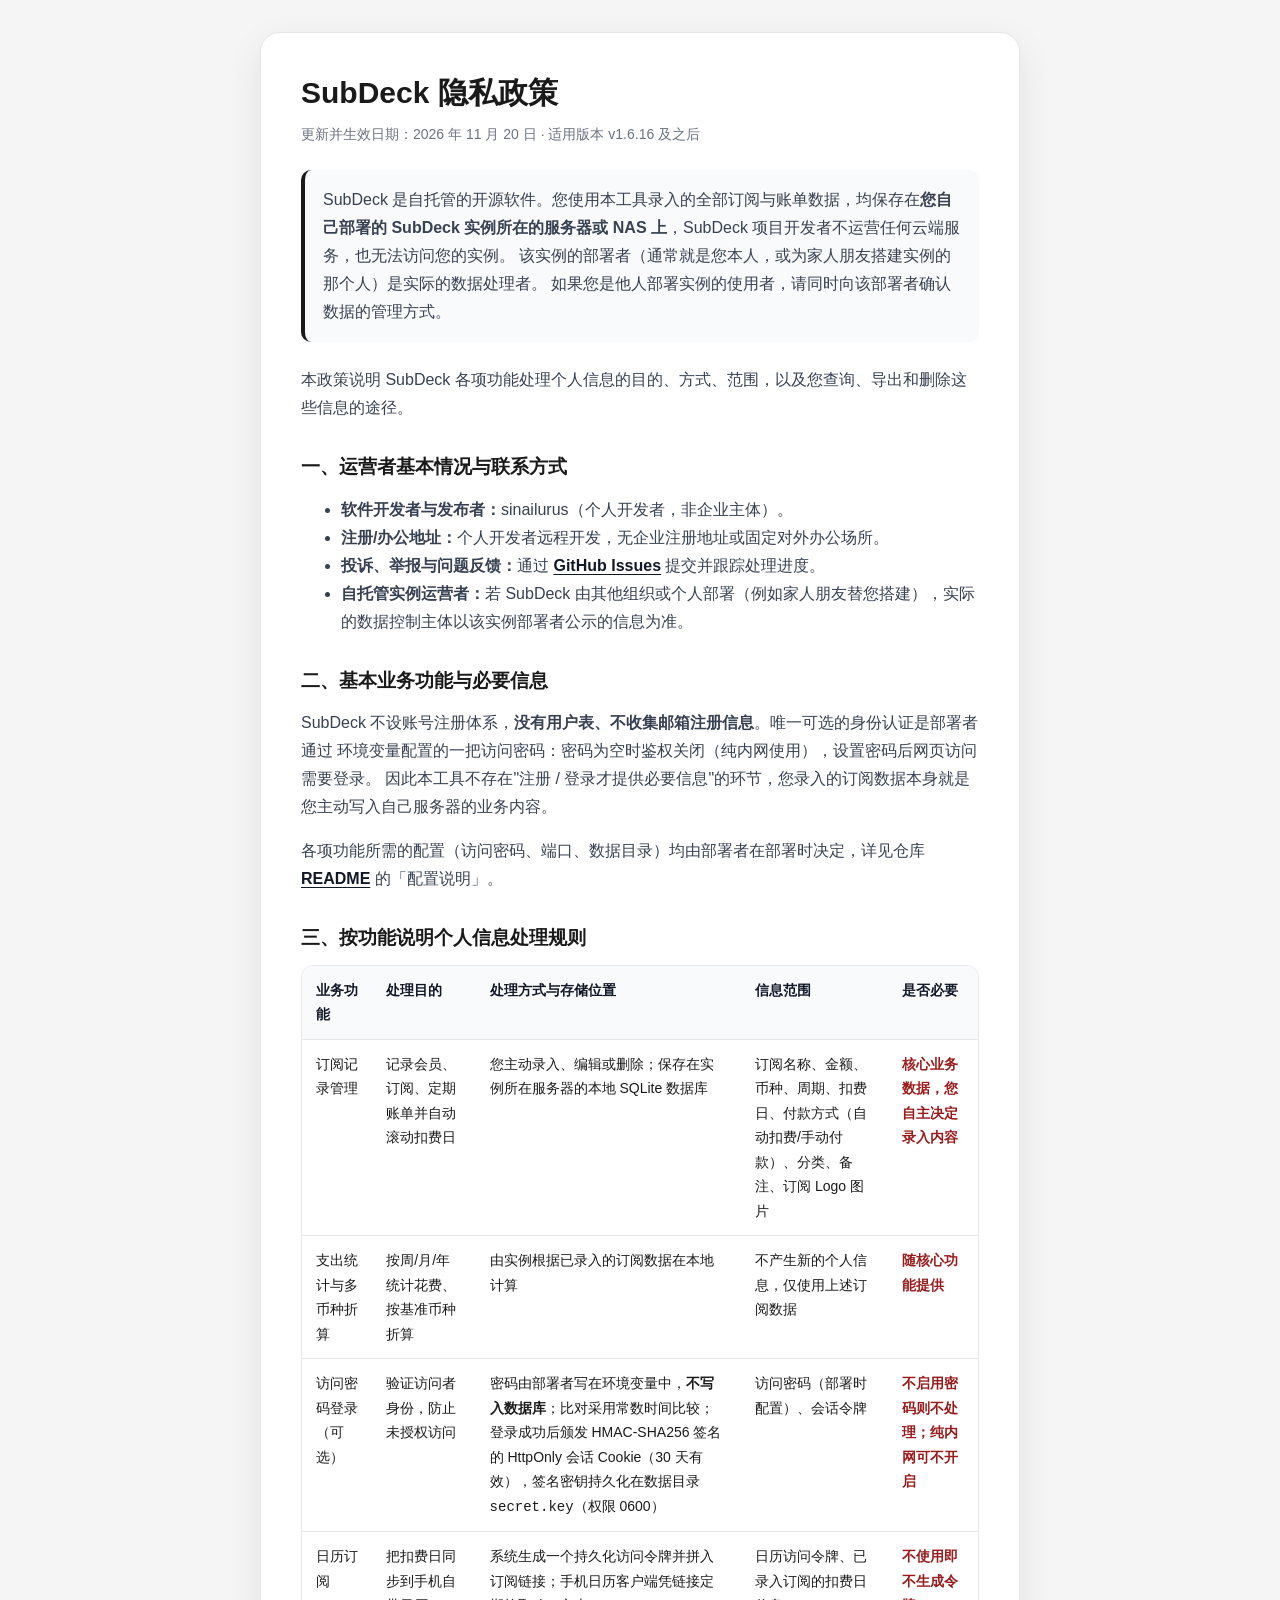
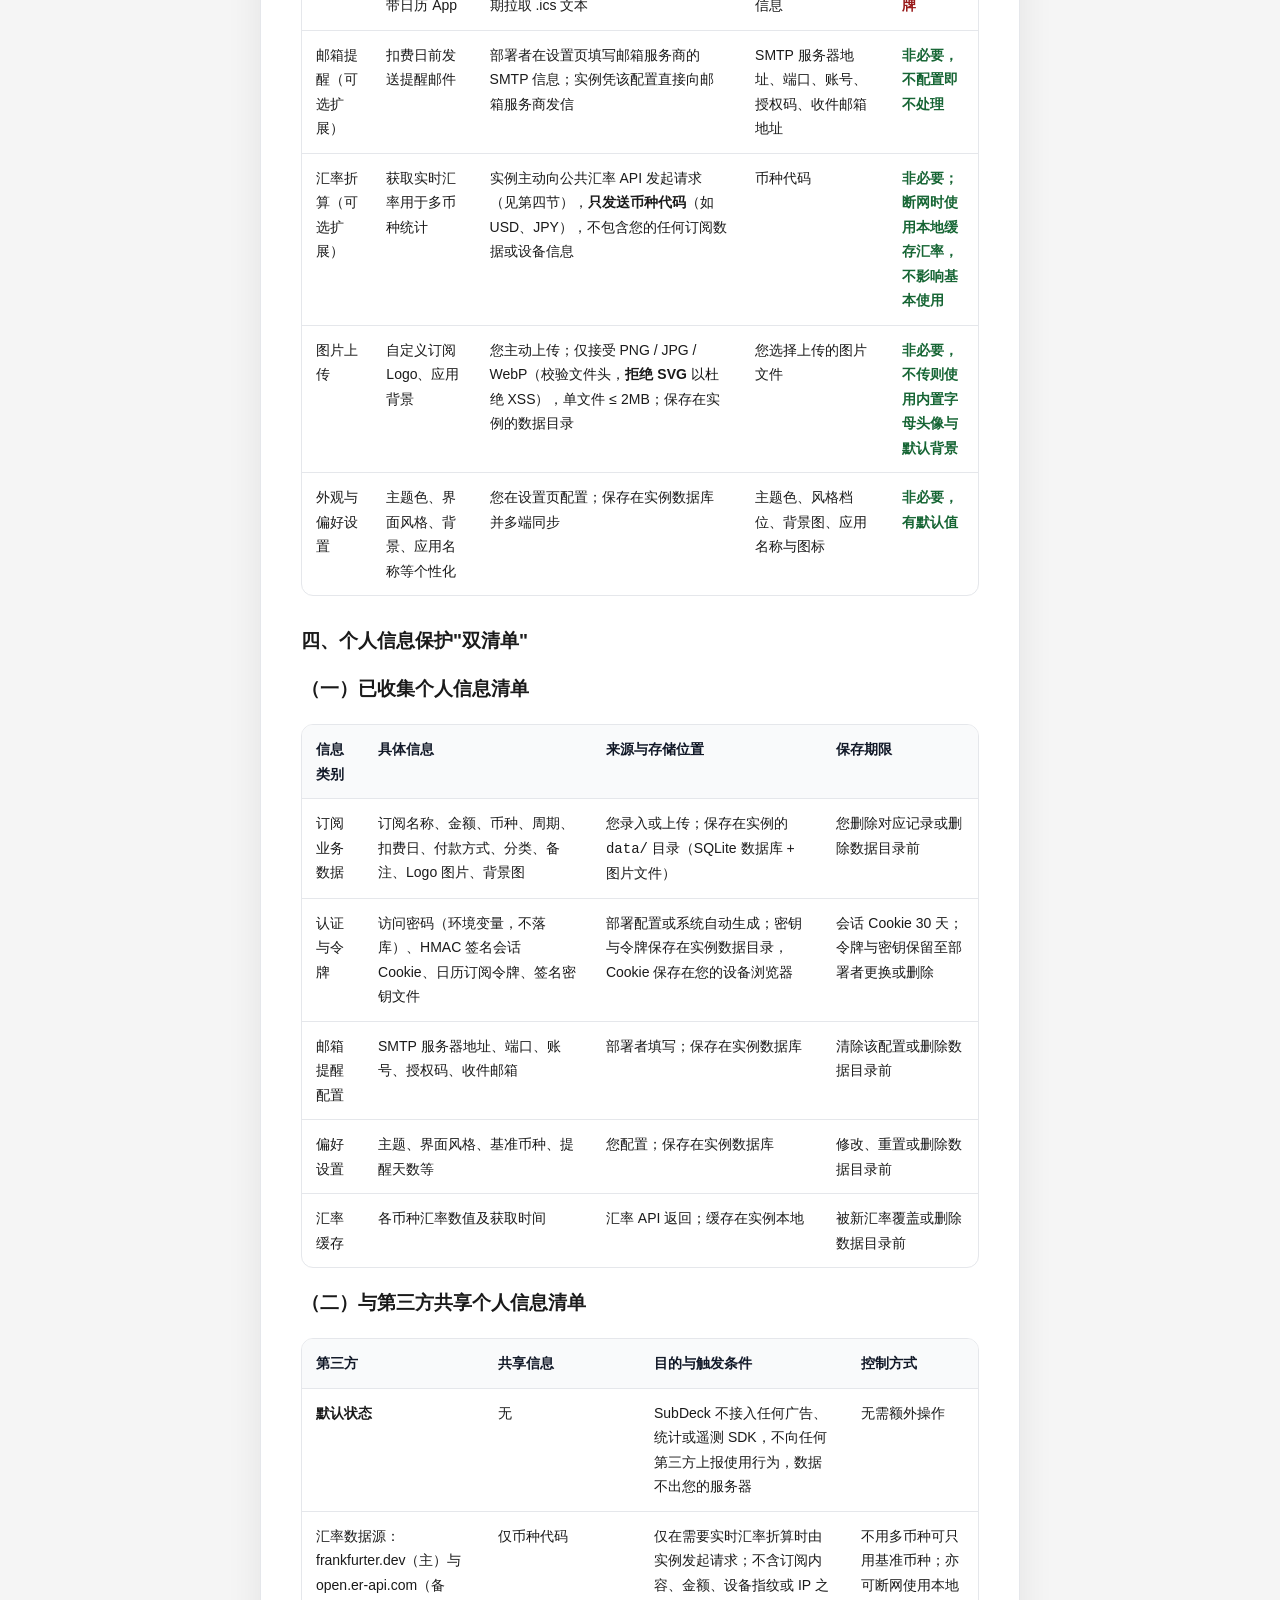
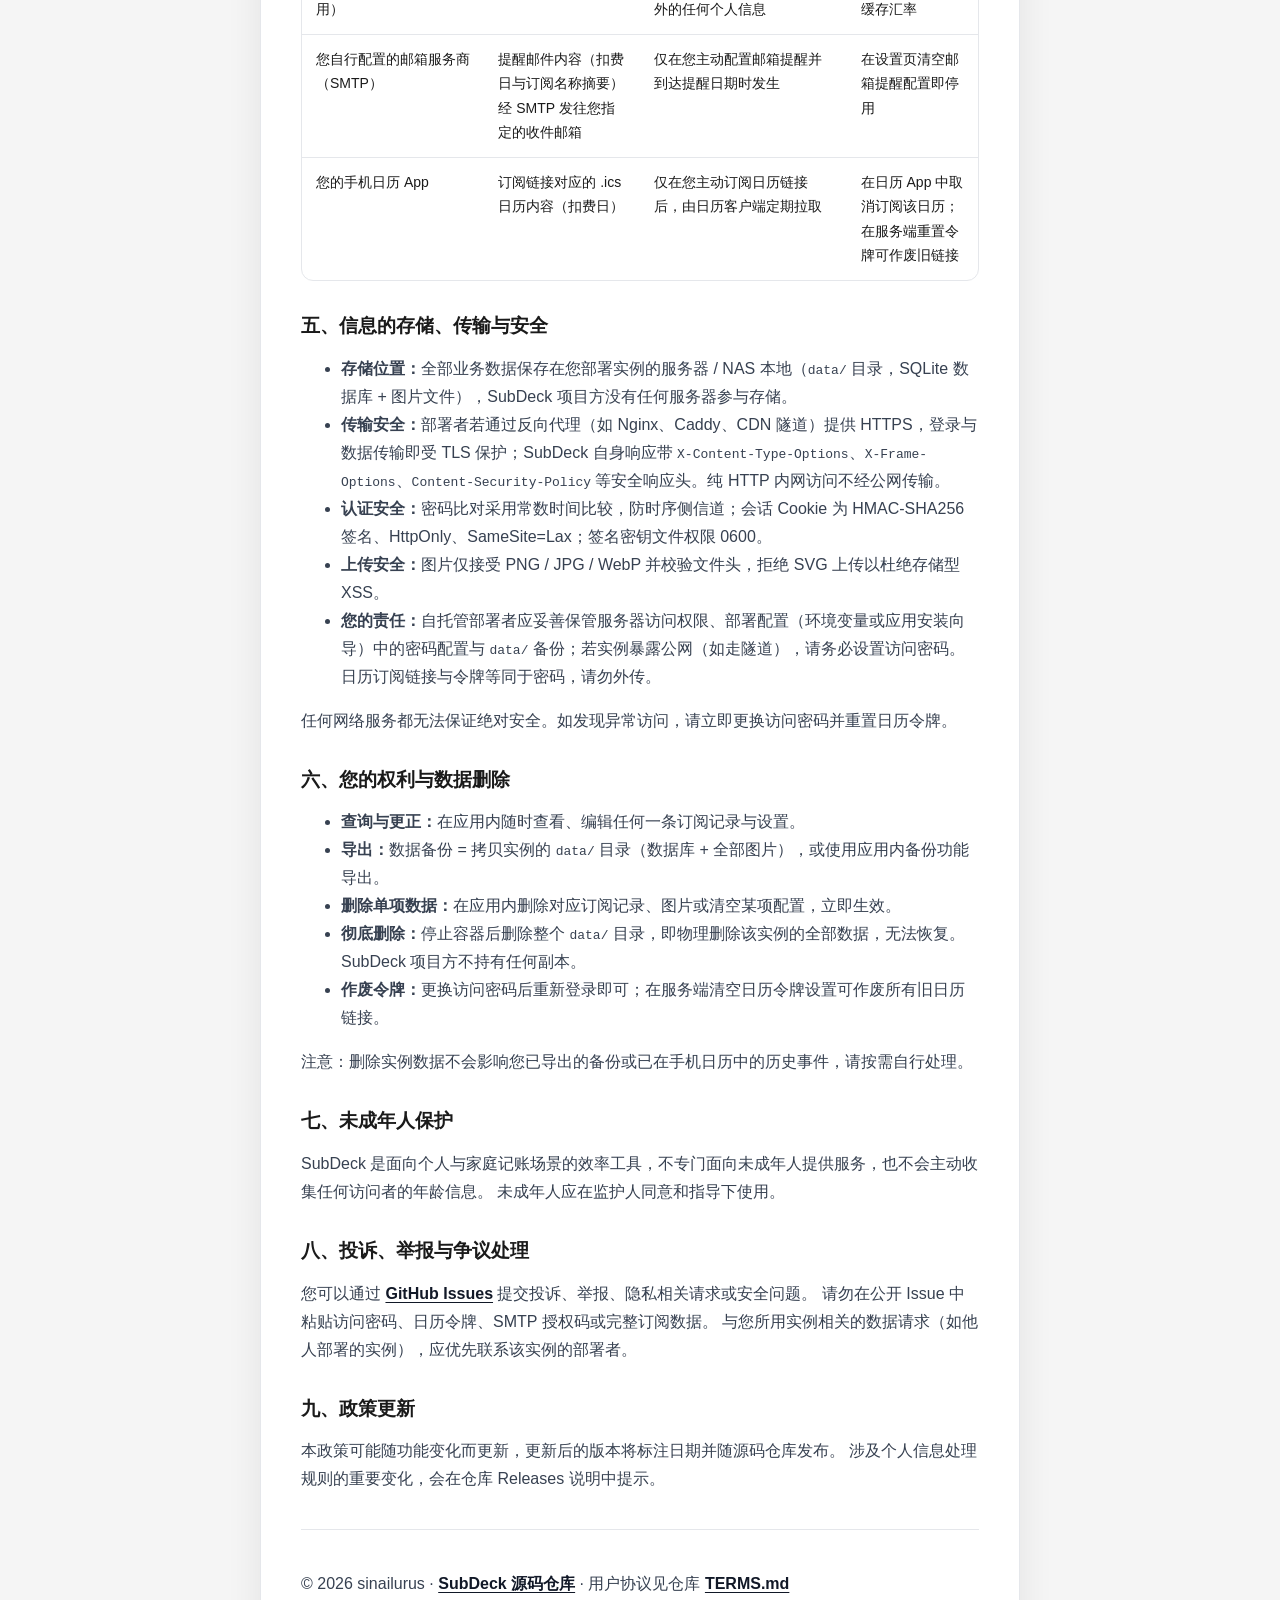
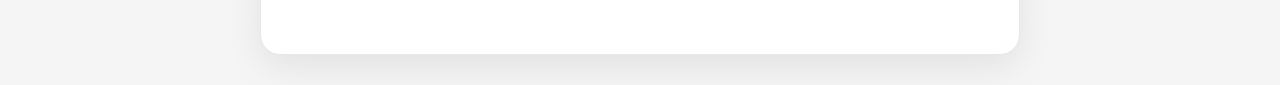
<file: static/privacy-policy.html>
<!doctype html>
<html lang="zh-CN">
<head>
<meta charset="UTF-8" />
<meta name="viewport" content="width=device-width, initial-scale=1.0" />
<meta name="color-scheme" content="light" />
<title>隐私政策 - SubDeck</title>
<style>
:root {
  color: #1a1a1a;
  background: #f5f5f5;
  font-family: Inter, "Noto Sans SC", "PingFang SC", "Microsoft YaHei", sans-serif;
  line-height: 1.75;
}
* { box-sizing: border-box; }
body { margin: 0; padding: 32px 16px; }
main {
  width: min(760px, 100%);
  margin: 0 auto;
  padding: 40px;
  border: 1px solid #e5e7eb;
  border-radius: 20px;
  background: #ffffff;
  box-shadow: 0 12px 36px rgb(0 0 0 / 8%);
}
h1, h2 { line-height: 1.35; }
h1 { margin: 0 0 8px; font-size: 30px; }
h2 { margin: 32px 0 8px; font-size: 19px; }
p, li { color: #374151; }
.meta { margin-top: 0; color: #6b7280; font-size: 14px; }
.notice {
  margin: 24px 0;
  padding: 16px 18px;
  border-left: 4px solid #1a1a1a;
  border-radius: 10px;
  background: #f9fafb;
}
a { color: #111827; font-weight: 600; text-underline-offset: 3px; }
a:focus-visible {
  outline: 3px solid #111827;
  outline-offset: 3px;
  border-radius: 3px;
}
footer { margin-top: 36px; padding-top: 24px; border-top: 1px solid #e5e7eb; }
.table-wrap {
  overflow-x: auto;
  margin: 14px 0;
  border: 1px solid #e5e7eb;
  border-radius: 12px;
}
table {
  width: 100%;
  min-width: 680px;
  border-collapse: collapse;
  font-size: 14px;
}
th, td {
  padding: 12px 14px;
  border-bottom: 1px solid #e5e7eb;
  text-align: left;
  vertical-align: top;
}
th { color: #111827; background: #f9fafb; font-weight: 700; }
tr:last-child td { border-bottom: 0; }
.necessary { color: #991b1b; font-weight: 700; }
.optional { color: #166534; font-weight: 700; }
@media (max-width: 640px) {
  body { padding: 16px 12px; }
  main { padding: 28px 22px; border-radius: 16px; }
}
</style>
</head>
<body>
<main>
<header>
  <h1>SubDeck 隐私政策</h1>
  <p class="meta">更新并生效日期：2026 年 11 月 20 日 · 适用版本 v1.6.16 及之后</p>
</header>

<p class="notice">
  SubDeck 是自托管的开源软件。您使用本工具录入的全部订阅与账单数据，均保存在<b>您自己部署的
  SubDeck 实例所在的服务器或 NAS 上</b>，SubDeck 项目开发者不运营任何云端服务，也无法访问您的实例。
  该实例的部署者（通常就是您本人，或为家人朋友搭建实例的那个人）是实际的数据处理者。
  如果您是他人部署实例的使用者，请同时向该部署者确认数据的管理方式。
</p>

<p>本政策说明 SubDeck 各项功能处理个人信息的目的、方式、范围，以及您查询、导出和删除这些信息的途径。</p>

<h2>一、运营者基本情况与联系方式</h2>
<ul>
  <li><b>软件开发者与发布者：</b>sinailurus（个人开发者，非企业主体）。</li>
  <li><b>注册/办公地址：</b>个人开发者远程开发，无企业注册地址或固定对外办公场所。</li>
  <li><b>投诉、举报与问题反馈：</b>通过 <a href="https://github.com/sinailurus/subdeck/issues">GitHub Issues</a> 提交并跟踪处理进度。</li>
  <li><b>自托管实例运营者：</b>若 SubDeck 由其他组织或个人部署（例如家人朋友替您搭建），实际的数据控制主体以该实例部署者公示的信息为准。</li>
</ul>

<h2>二、基本业务功能与必要信息</h2>
<p>
SubDeck 不设账号注册体系，<b>没有用户表、不收集邮箱注册信息</b>。唯一可选的身份认证是部署者通过
环境变量配置的一把访问密码：密码为空时鉴权关闭（纯内网使用），设置密码后网页访问需要登录。
因此本工具不存在"注册 / 登录才提供必要信息"的环节，您录入的订阅数据本身就是您主动写入自己服务器的业务内容。
</p>
<p>
各项功能所需的配置（访问密码、端口、数据目录）均由部署者在部署时决定，详见仓库
<a href="https://github.com/sinailurus/subdeck#readme">README</a> 的「配置说明」。
</p>

<h2>三、按功能说明个人信息处理规则</h2>
<div class="table-wrap">
<table>
  <thead>
    <tr><th>业务功能</th><th>处理目的</th><th>处理方式与存储位置</th><th>信息范围</th><th>是否必要</th></tr>
  </thead>
  <tbody>
    <tr>
      <td>订阅记录管理</td>
      <td>记录会员、订阅、定期账单并自动滚动扣费日</td>
      <td>您主动录入、编辑或删除；保存在实例所在服务器的本地 SQLite 数据库</td>
      <td>订阅名称、金额、币种、周期、扣费日、付款方式（自动扣费/手动付款）、分类、备注、订阅 Logo 图片</td>
      <td class="necessary">核心业务数据，您自主决定录入内容</td>
    </tr>
    <tr>
      <td>支出统计与多币种折算</td>
      <td>按周/月/年统计花费、按基准币种折算</td>
      <td>由实例根据已录入的订阅数据在本地计算</td>
      <td>不产生新的个人信息，仅使用上述订阅数据</td>
      <td class="necessary">随核心功能提供</td>
    </tr>
    <tr>
      <td>访问密码登录（可选）</td>
      <td>验证访问者身份，防止未授权访问</td>
      <td>密码由部署者写在环境变量中，<b>不写入数据库</b>；比对采用常数时间比较；登录成功后颁发 HMAC-SHA256 签名的 HttpOnly 会话 Cookie（30 天有效），签名密钥持久化在数据目录 <code>secret.key</code>（权限 0600）</td>
      <td>访问密码（部署时配置）、会话令牌</td>
      <td class="necessary">不启用密码则不处理；纯内网可不开启</td>
    </tr>
    <tr>
      <td>日历订阅</td>
      <td>把扣费日同步到手机自带日历 App</td>
      <td>系统生成一个持久化访问令牌并拼入订阅链接；手机日历客户端凭链接定期拉取 .ics 文本</td>
      <td>日历访问令牌、已录入订阅的扣费日信息</td>
      <td class="necessary">不使用即不生成令牌</td>
    </tr>
    <tr>
      <td>邮箱提醒（可选扩展）</td>
      <td>扣费日前发送提醒邮件</td>
      <td>部署者在设置页填写邮箱服务商的 SMTP 信息；实例凭该配置直接向邮箱服务商发信</td>
      <td>SMTP 服务器地址、端口、账号、授权码、收件邮箱地址</td>
      <td class="optional">非必要，不配置即不处理</td>
    </tr>
    <tr>
      <td>汇率折算（可选扩展）</td>
      <td>获取实时汇率用于多币种统计</td>
      <td>实例主动向公共汇率 API 发起请求（见第四节），<b>只发送币种代码</b>（如 USD、JPY），不包含您的任何订阅数据或设备信息</td>
      <td>币种代码</td>
      <td class="optional">非必要；断网时使用本地缓存汇率，不影响基本使用</td>
    </tr>
    <tr>
      <td>图片上传</td>
      <td>自定义订阅 Logo、应用背景</td>
      <td>您主动上传；仅接受 PNG / JPG / WebP（校验文件头，<b>拒绝 SVG</b> 以杜绝 XSS），单文件 ≤ 2MB；保存在实例的数据目录</td>
      <td>您选择上传的图片文件</td>
      <td class="optional">非必要，不传则使用内置字母头像与默认背景</td>
    </tr>
    <tr>
      <td>外观与偏好设置</td>
      <td>主题色、界面风格、背景、应用名称等个性化</td>
      <td>您在设置页配置；保存在实例数据库并多端同步</td>
      <td>主题色、风格档位、背景图、应用名称与图标</td>
      <td class="optional">非必要，有默认值</td>
    </tr>
  </tbody>
</table>
</div>

<h2>四、个人信息保护"双清单"</h2>

<h3>（一）已收集个人信息清单</h3>
<div class="table-wrap">
<table>
  <thead>
    <tr><th>信息类别</th><th>具体信息</th><th>来源与存储位置</th><th>保存期限</th></tr>
  </thead>
  <tbody>
    <tr>
      <td>订阅业务数据</td>
      <td>订阅名称、金额、币种、周期、扣费日、付款方式、分类、备注、Logo 图片、背景图</td>
      <td>您录入或上传；保存在实例的 <code>data/</code> 目录（SQLite 数据库 + 图片文件）</td>
      <td>您删除对应记录或删除数据目录前</td>
    </tr>
    <tr>
      <td>认证与令牌</td>
      <td>访问密码（环境变量，不落库）、HMAC 签名会话 Cookie、日历订阅令牌、签名密钥文件</td>
      <td>部署配置或系统自动生成；密钥与令牌保存在实例数据目录，Cookie 保存在您的设备浏览器</td>
      <td>会话 Cookie 30 天；令牌与密钥保留至部署者更换或删除</td>
    </tr>
    <tr>
      <td>邮箱提醒配置</td>
      <td>SMTP 服务器地址、端口、账号、授权码、收件邮箱</td>
      <td>部署者填写；保存在实例数据库</td>
      <td>清除该配置或删除数据目录前</td>
    </tr>
    <tr>
      <td>偏好设置</td>
      <td>主题、界面风格、基准币种、提醒天数等</td>
      <td>您配置；保存在实例数据库</td>
      <td>修改、重置或删除数据目录前</td>
    </tr>
    <tr>
      <td>汇率缓存</td>
      <td>各币种汇率数值及获取时间</td>
      <td>汇率 API 返回；缓存在实例本地</td>
      <td>被新汇率覆盖或删除数据目录前</td>
    </tr>
  </tbody>
</table>
</div>

<h3>（二）与第三方共享个人信息清单</h3>
<div class="table-wrap">
<table>
  <thead>
    <tr><th>第三方</th><th>共享信息</th><th>目的与触发条件</th><th>控制方式</th></tr>
  </thead>
  <tbody>
    <tr>
      <td><b>默认状态</b></td>
      <td>无</td>
      <td>SubDeck 不接入任何广告、统计或遥测 SDK，不向任何第三方上报使用行为，数据不出您的服务器</td>
      <td>无需额外操作</td>
    </tr>
    <tr>
      <td>汇率数据源：frankfurter.dev（主）与 open.er-api.com（备用）</td>
      <td>仅币种代码</td>
      <td>仅在需要实时汇率折算时由实例发起请求；不含订阅内容、金额、设备指纹或 IP 之外的任何个人信息</td>
      <td>不用多币种可只用基准币种；亦可断网使用本地缓存汇率</td>
    </tr>
    <tr>
      <td>您自行配置的邮箱服务商（SMTP）</td>
      <td>提醒邮件内容（扣费日与订阅名称摘要）经 SMTP 发往您指定的收件邮箱</td>
      <td>仅在您主动配置邮箱提醒并到达提醒日期时发生</td>
      <td>在设置页清空邮箱提醒配置即停用</td>
    </tr>
    <tr>
      <td>您的手机日历 App</td>
      <td>订阅链接对应的 .ics 日历内容（扣费日）</td>
      <td>仅在您主动订阅日历链接后，由日历客户端定期拉取</td>
      <td>在日历 App 中取消订阅该日历；在服务端重置令牌可作废旧链接</td>
    </tr>
  </tbody>
</table>
</div>

<h2>五、信息的存储、传输与安全</h2>
<ul>
  <li><b>存储位置：</b>全部业务数据保存在您部署实例的服务器 / NAS 本地（<code>data/</code> 目录，SQLite 数据库 + 图片文件），SubDeck 项目方没有任何服务器参与存储。</li>
  <li><b>传输安全：</b>部署者若通过反向代理（如 Nginx、Caddy、CDN 隧道）提供 HTTPS，登录与数据传输即受 TLS 保护；SubDeck 自身响应带 <code>X-Content-Type-Options</code>、<code>X-Frame-Options</code>、<code>Content-Security-Policy</code> 等安全响应头。纯 HTTP 内网访问不经公网传输。</li>
  <li><b>认证安全：</b>密码比对采用常数时间比较，防时序侧信道；会话 Cookie 为 HMAC-SHA256 签名、HttpOnly、SameSite=Lax；签名密钥文件权限 0600。</li>
  <li><b>上传安全：</b>图片仅接受 PNG / JPG / WebP 并校验文件头，拒绝 SVG 上传以杜绝存储型 XSS。</li>
  <li><b>您的责任：</b>自托管部署者应妥善保管服务器访问权限、部署配置（环境变量或应用安装向导）中的密码配置与 <code>data/</code> 备份；若实例暴露公网（如走隧道），请务必设置访问密码。日历订阅链接与令牌等同于密码，请勿外传。</li>
</ul>
<p>任何网络服务都无法保证绝对安全。如发现异常访问，请立即更换访问密码并重置日历令牌。</p>

<h2>六、您的权利与数据删除</h2>
<ul>
  <li><b>查询与更正：</b>在应用内随时查看、编辑任何一条订阅记录与设置。</li>
  <li><b>导出：</b>数据备份 = 拷贝实例的 <code>data/</code> 目录（数据库 + 全部图片），或使用应用内备份功能导出。</li>
  <li><b>删除单项数据：</b>在应用内删除对应订阅记录、图片或清空某项配置，立即生效。</li>
  <li><b>彻底删除：</b>停止容器后删除整个 <code>data/</code> 目录，即物理删除该实例的全部数据，无法恢复。SubDeck 项目方不持有任何副本。</li>
  <li><b>作废令牌：</b>更换访问密码后重新登录即可；在服务端清空日历令牌设置可作废所有旧日历链接。</li>
</ul>
<p>注意：删除实例数据不会影响您已导出的备份或已在手机日历中的历史事件，请按需自行处理。</p>

<h2>七、未成年人保护</h2>
<p>
SubDeck 是面向个人与家庭记账场景的效率工具，不专门面向未成年人提供服务，也不会主动收集任何访问者的年龄信息。
未成年人应在监护人同意和指导下使用。
</p>

<h2>八、投诉、举报与争议处理</h2>
<p>
您可以通过 <a href="https://github.com/sinailurus/subdeck/issues">GitHub Issues</a> 提交投诉、举报、隐私相关请求或安全问题。
请勿在公开 Issue 中粘贴访问密码、日历令牌、SMTP 授权码或完整订阅数据。
与您所用实例相关的数据请求（如他人部署的实例），应优先联系该实例的部署者。
</p>

<h2>九、政策更新</h2>
<p>
本政策可能随功能变化而更新，更新后的版本将标注日期并随源码仓库发布。
涉及个人信息处理规则的重要变化，会在仓库 Releases 说明中提示。
</p>

<footer>
  <p>© 2026 sinailurus · <a href="https://github.com/sinailurus/subdeck">SubDeck 源码仓库</a> · 用户协议见仓库 <a href="https://github.com/sinailurus/subdeck/blob/main/TERMS.md">TERMS.md</a></p>
</footer>
</main>
</body>
</html>
</file>
